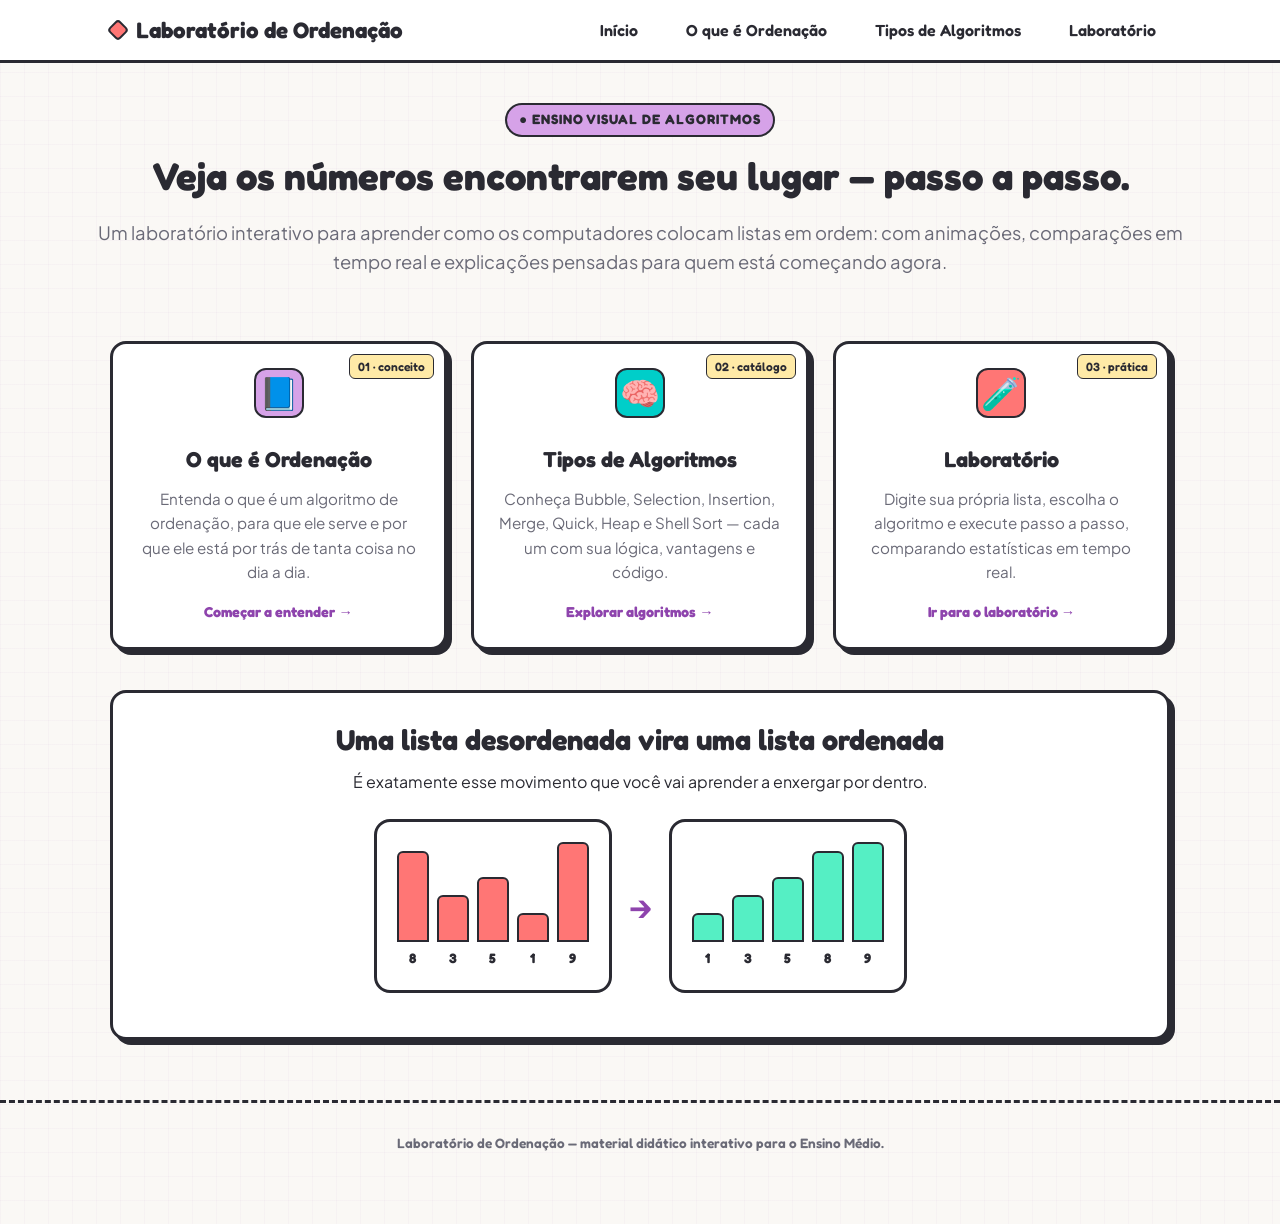
<file: index.html>
<!DOCTYPE html>
<html lang="pt-BR">
<head>
<meta charset="UTF-8">
<meta name="viewport" content="width=device-width, initial-scale=1.0">
<title>Laboratório de Ordenação</title>
<link rel="stylesheet" href="css/style.css">
</head>
<body>

<header class="site-header">
  <nav class="nav">
    <a href="index.html" class="brand"><span class="brand-mark"></span>Laboratório de Ordenação</a>
    <ul class="nav-links">
      <li><a href="index.html">Início</a></li>
      <li><a href="sobre.html">O que é Ordenação</a></li>
      <li><a href="algoritmos.html">Tipos de Algoritmos</a></li>
      <li><a href="laboratorio.html">Laboratório</a></li>
    </ul>
    <button class="nav-toggle" aria-label="Abrir menu">☰</button>
  </nav>
</header>

<main>
  <section class="hero container">
    <span class="eyebrow">● ensino visual de algoritmos</span>
    <h1>Veja os números encontrarem seu lugar — passo a passo.</h1>
    <p class="lead">Um laboratório interativo para aprender como os computadores colocam listas em ordem: com animações, comparações em tempo real e explicações pensadas para quem está começando agora.</p>
  </section>

  <section class="container">
    <div class="card-grid">
      <a href="sobre.html" class="choice-card" data-tag="01 · conceito">
        <div class="icon-tile tile-1">📘</div>
        <h3>O que é Ordenação</h3>
        <p>Entenda o que é um algoritmo de ordenação, para que ele serve e por que ele está por trás de tanta coisa no dia a dia.</p>
        <span class="go">Começar a entender →</span>
      </a>
      <a href="algoritmos.html" class="choice-card" data-tag="02 · catálogo">
        <div class="icon-tile tile-2">🧠</div>
        <h3>Tipos de Algoritmos</h3>
        <p>Conheça Bubble, Selection, Insertion, Merge, Quick, Heap e Shell Sort — cada um com sua lógica, vantagens e código.</p>
        <span class="go">Explorar algoritmos →</span>
      </a>
      <a href="laboratorio.html" class="choice-card" data-tag="03 · prática">
        <div class="icon-tile tile-3">🧪</div>
        <h3>Laboratório</h3>
        <p>Digite sua própria lista, escolha o algoritmo e execute passo a passo, comparando estatísticas em tempo real.</p>
        <span class="go">Ir para o laboratório →</span>
      </a>
    </div>
  </section>

  <section class="container section">
    <div class="panel">
      <h2 style="margin-bottom:.2em">Uma lista desordenada vira uma lista ordenada</h2>
      <p style="margin-bottom:24px; text-align:center">É exatamente esse movimento que você vai aprender a enxergar por dentro.</p>
      <div class="compare-row">
        <div>
          <div class="list-illustration" id="home-before"></div>
        </div>
        <div class="arrow">→</div>
        <div>
          <div class="list-illustration sorted" id="home-after"></div>
        </div>
      </div>
    </div>
  </section>
</main>

<footer class="site-footer">Laboratório de Ordenação — material didático interativo para o Ensino Médio.</footer>

<script src="js/main.js"></script>
<script>
  const homeData = [8,3,5,1,9];
  const sortedData = [...homeData].sort((a,b)=>a-b);
  const maxV = Math.max(...homeData);
  function fillBars(id, arr, color){
    const el = document.getElementById(id);
    el.innerHTML = arr.map(v => `<div class="bar-wrap"><div class="bar" style="height:${20+ (v/maxV)*80}px; background:${color}"></div><div class="bar-label">${v}</div></div>`).join('');
  }
  fillBars('home-before', homeData, 'var(--bar-compare)');
  fillBars('home-after', sortedData, 'var(--bar-sorted)');
</script>
</body>
</html>
</file>
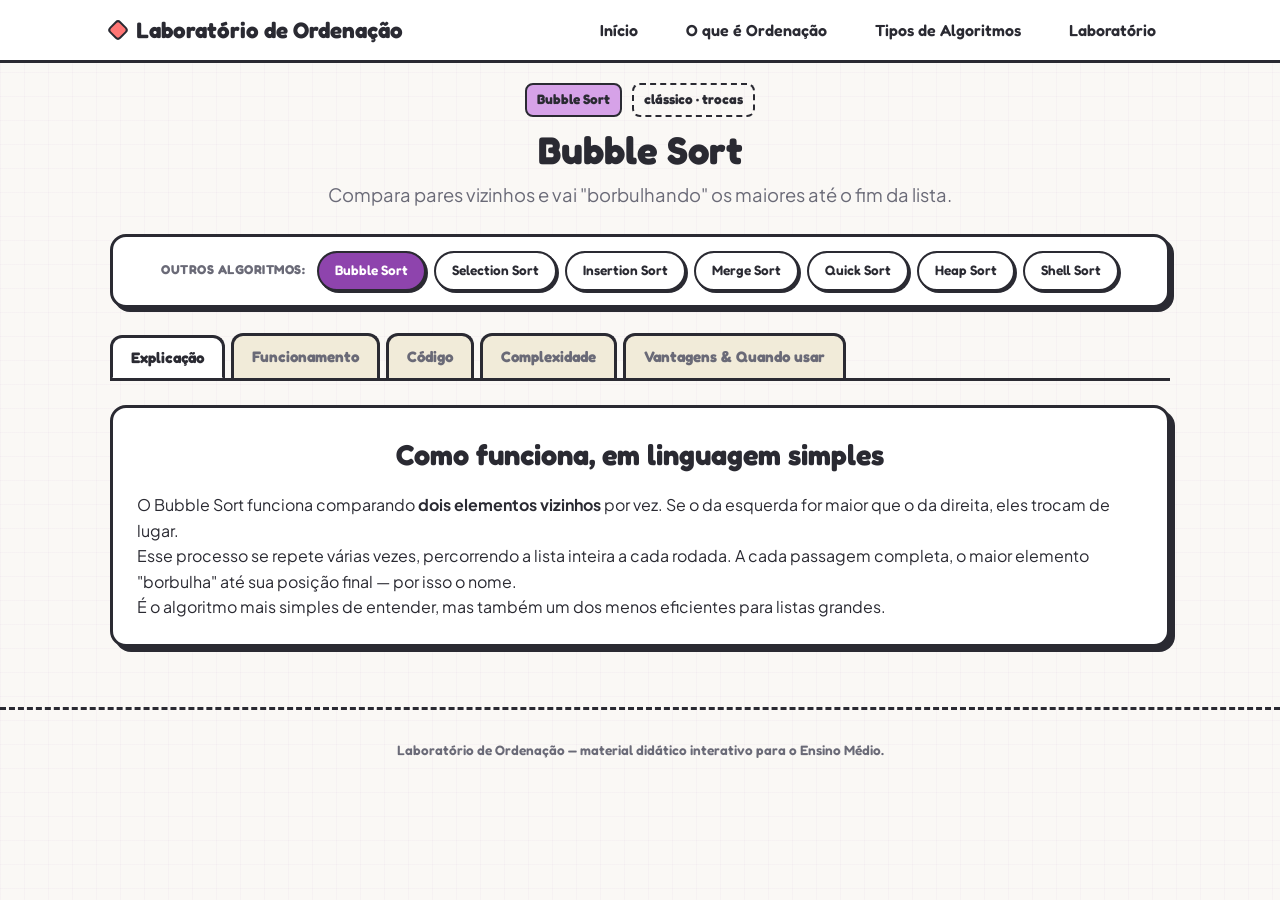
<file: algoritmo.html>
<!DOCTYPE html>
<html lang="pt-BR">
<head>
<meta charset="UTF-8">
<meta name="viewport" content="width=device-width, initial-scale=1.0">
<title>Algoritmo · Laboratório de Ordenação</title>
<link rel="stylesheet" href="css/style.css">
</head>
<body>

<header class="site-header">
  <nav class="nav">
    <a href="index.html" class="brand"><span class="brand-mark"></span>Laboratório de Ordenação</a>
    <ul class="nav-links">
      <li><a href="index.html">Início</a></li>
      <li><a href="sobre.html">O que é Ordenação</a></li>
      <li><a href="algoritmos.html">Tipos de Algoritmos</a></li>
      <li><a href="laboratorio.html">Laboratório</a></li>
    </ul>
    <button class="nav-toggle" aria-label="Abrir menu">☰</button>
  </nav>
</header>

<main class="container">
  <div class="algo-hero">
    <span class="badge" id="algo-badge">Bubble Sort</span>
    <span class="badge badge-outline" id="algo-tagline">clássico · trocas</span>
  </div>
  <h1 id="algo-title" style="margin-bottom:.2em">Bubble Sort</h1>
  <p class="lead" id="algo-short" style="max-width:680px"></p>

  <div class="algo-nav-jump" id="algo-jump"></div>

  <div class="tab-strip" id="tabs">
    <button data-tab="explicacao" class="active">Explicação</button>
    <button data-tab="funcionamento">Funcionamento</button>
    <button data-tab="codigo">Código</button>
    <button data-tab="complexidade">Complexidade</button>
    <button data-tab="quando">Vantagens &amp; Quando usar</button>
  </div>

  <section class="tab-pane active" id="pane-explicacao">
    <div class="panel" id="explicacao-body"></div>
  </section>

  <section class="tab-pane" id="pane-funcionamento">
    <div class="panel">
      <p>Veja abaixo, passo a passo, como o algoritmo reorganiza uma lista de exemplo. Use os controles para avançar manualmente ou apertar "Reproduzir".</p>
      <div class="legend">
        <span><span class="dot" style="background:var(--bar-normal)"></span>elemento comum</span>
        <span><span class="dot" style="background:var(--bar-compare)"></span>comparando</span>
        <span><span class="dot" style="background:var(--bar-swap)"></span>trocando</span>
        <span><span class="dot" style="background:var(--bar-sorted)"></span>ordenado</span>
      </div>
      <div class="demo-stage" id="demo-stage"></div>
      <p class="demo-caption" id="demo-caption">Clique em "Reproduzir" para começar.</p>
      <div class="demo-controls">
        <button class="btn btn-ghost btn-sm" id="demo-prev">⏮ Passo anterior</button>
        <button class="btn btn-primary btn-sm" id="demo-play">▶ Reproduzir</button>
        <button class="btn btn-ghost btn-sm" id="demo-next">Próximo passo ⏭</button>
        <button class="btn btn-ghost btn-sm" id="demo-reset">↺ Reiniciar</button>
      </div>
      <div style="text-align:center; margin-top:14px">
        <a href="laboratorio.html" class="btn btn-primary btn-sm" id="demo-lab-link">Testar com minha própria lista no laboratório →</a>
      </div>
    </div>
  </section>

  <section class="tab-pane" id="pane-codigo">
    <div class="panel">
      <p>Clique em qualquer linha do código para ver sua explicação. As linhas destacadas em <strong>violeta</strong> acompanham automaticamente a animação da aba "Funcionamento" quando ela está em execução.</p>
      <div class="code-block">
        <div class="code-lines" id="code-lines"></div>
      </div>
      <div class="code-explain" id="code-explain">Selecione uma linha do código para ver a explicação aqui.</div>
    </div>
  </section>

  <section class="tab-pane" id="pane-complexidade">
    <div class="panel">
      <h2>Complexidade de tempo e espaço</h2>
      <p>A complexidade descreve, de forma aproximada, quanto tempo (ou memória) um algoritmo leva para rodar conforme a lista cresce. <strong>O(n²)</strong> significa, por exemplo, que dobrar o tamanho da lista tende a quadruplicar o tempo necessário. Já <strong>O(n log n)</strong> cresce bem mais devagar — por isso costuma ser considerado mais eficiente.</p>
      <div class="complexity-grid" id="complexity-grid"></div>
    </div>
  </section>

  <section class="tab-pane" id="pane-quando">
    <div class="panel">
      <div class="two-col">
        <div>
          <h2>Vantagens</h2>
          <ul class="pro-list" id="pros-list"></ul>
        </div>
        <div>
          <h2>Desvantagens</h2>
          <ul class="con-list" id="cons-list"></ul>
        </div>
      </div>
      <h2 style="margin-top:26px">Quando utilizar</h2>
      <p id="when-text"></p>
    </div>
  </section>
</main>

<footer class="site-footer">Laboratório de Ordenação — material didático interativo para o Ensino Médio.</footer>

<script src="js/main.js"></script>
<script src="js/algorithms.js"></script>
<script src="js/algoritmo-page.js"></script>
</body>
</html>
</file>
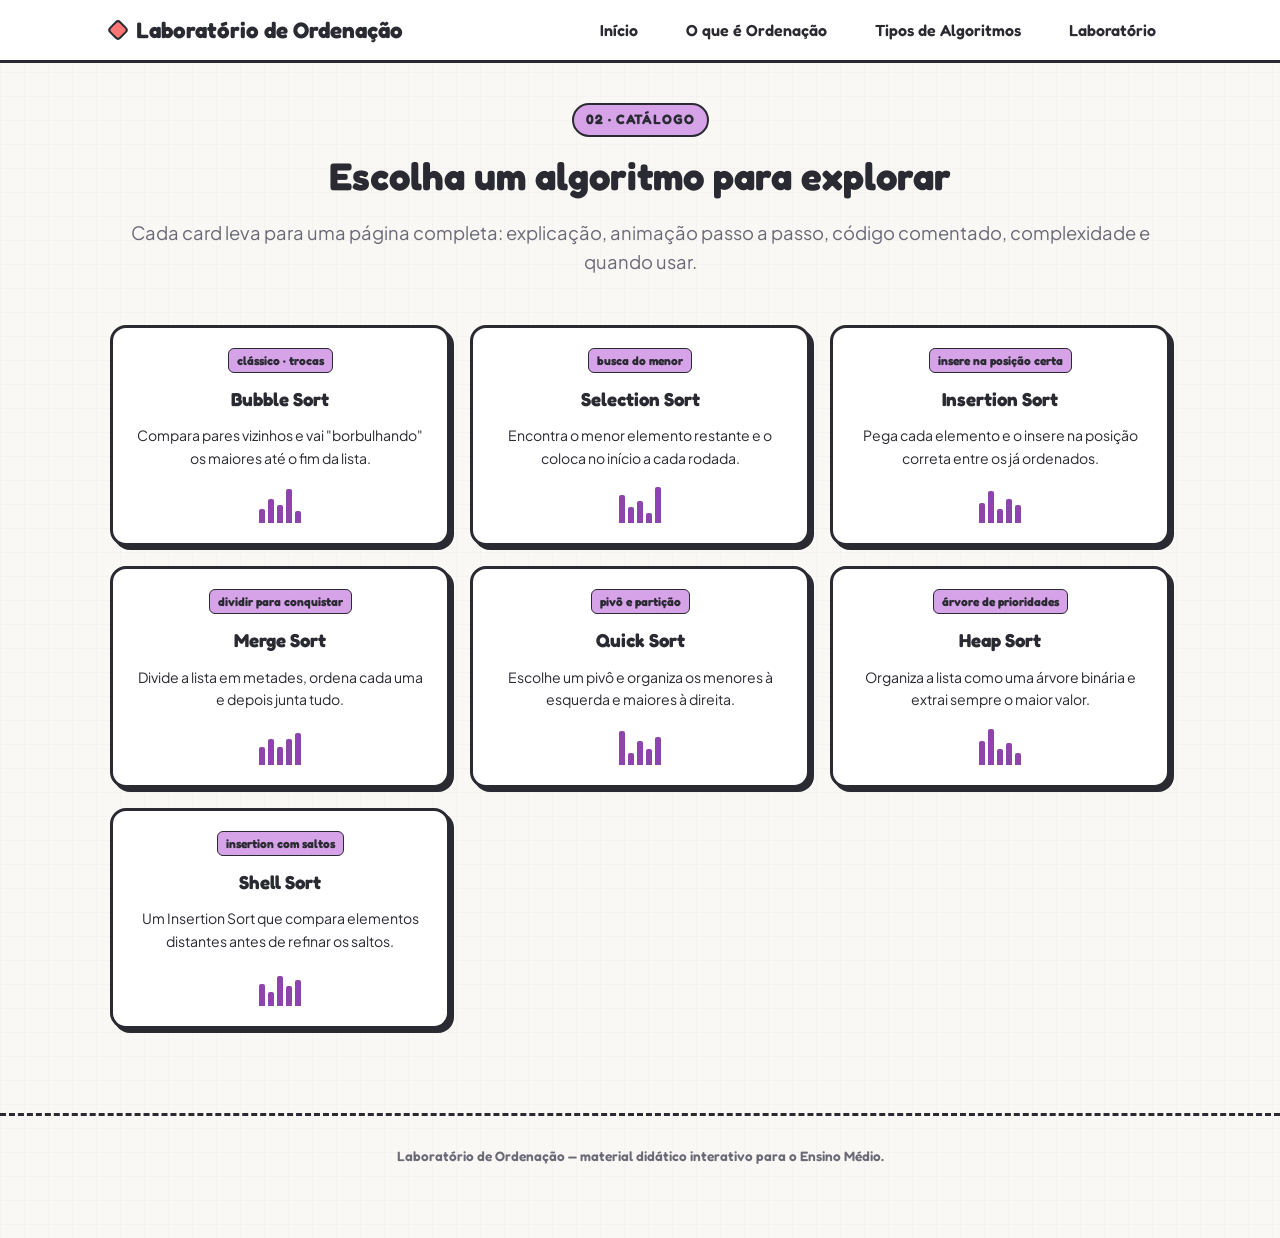
<file: algoritmos.html>
<!DOCTYPE html>
<html lang="pt-BR">
<head>
<meta charset="UTF-8">
<meta name="viewport" content="width=device-width, initial-scale=1.0">
<title>Tipos de Algoritmos · Laboratório de Ordenação</title>
<link rel="stylesheet" href="css/style.css">
</head>
<body>

<header class="site-header">
  <nav class="nav">
    <a href="index.html" class="brand"><span class="brand-mark"></span>Laboratório de Ordenação</a>
    <ul class="nav-links">
      <li><a href="index.html">Início</a></li>
      <li><a href="sobre.html">O que é Ordenação</a></li>
      <li><a href="algoritmos.html">Tipos de Algoritmos</a></li>
      <li><a href="laboratorio.html">Laboratório</a></li>
    </ul>
    <button class="nav-toggle" aria-label="Abrir menu">☰</button>
  </nav>
</header>

<main class="container">
  <section class="hero" style="padding-bottom:0">
    <span class="eyebrow">02 · catálogo</span>
    <h1>Escolha um algoritmo para explorar</h1>
    <p class="lead">Cada card leva para uma página completa: explicação, animação passo a passo, código comentado, complexidade e quando usar.</p>
  </section>

  <section class="algo-grid" id="algo-grid"></section>
</main>

<footer class="site-footer">Laboratório de Ordenação — material didático interativo para o Ensino Médio.</footer>

<script src="js/main.js"></script>
<script src="js/algorithms.js"></script>
<script>
  const grid = document.getElementById('algo-grid');
  grid.innerHTML = Object.values(ALGO_META).map(a => `
    <a class="algo-card" href="algoritmo.html?a=${a.id}">
      <span class="tag">${a.tagline}</span>
      <h3>${a.name}</h3>
      <p style="font-size:.88rem; margin:0">${a.short}</p>
      <div class="mini-bars">${a.mini.map(h=>`<span style="height:${h}%"></span>`).join('')}</div>
    </a>
  `).join('');
</script>
</body>
</html>
</file>
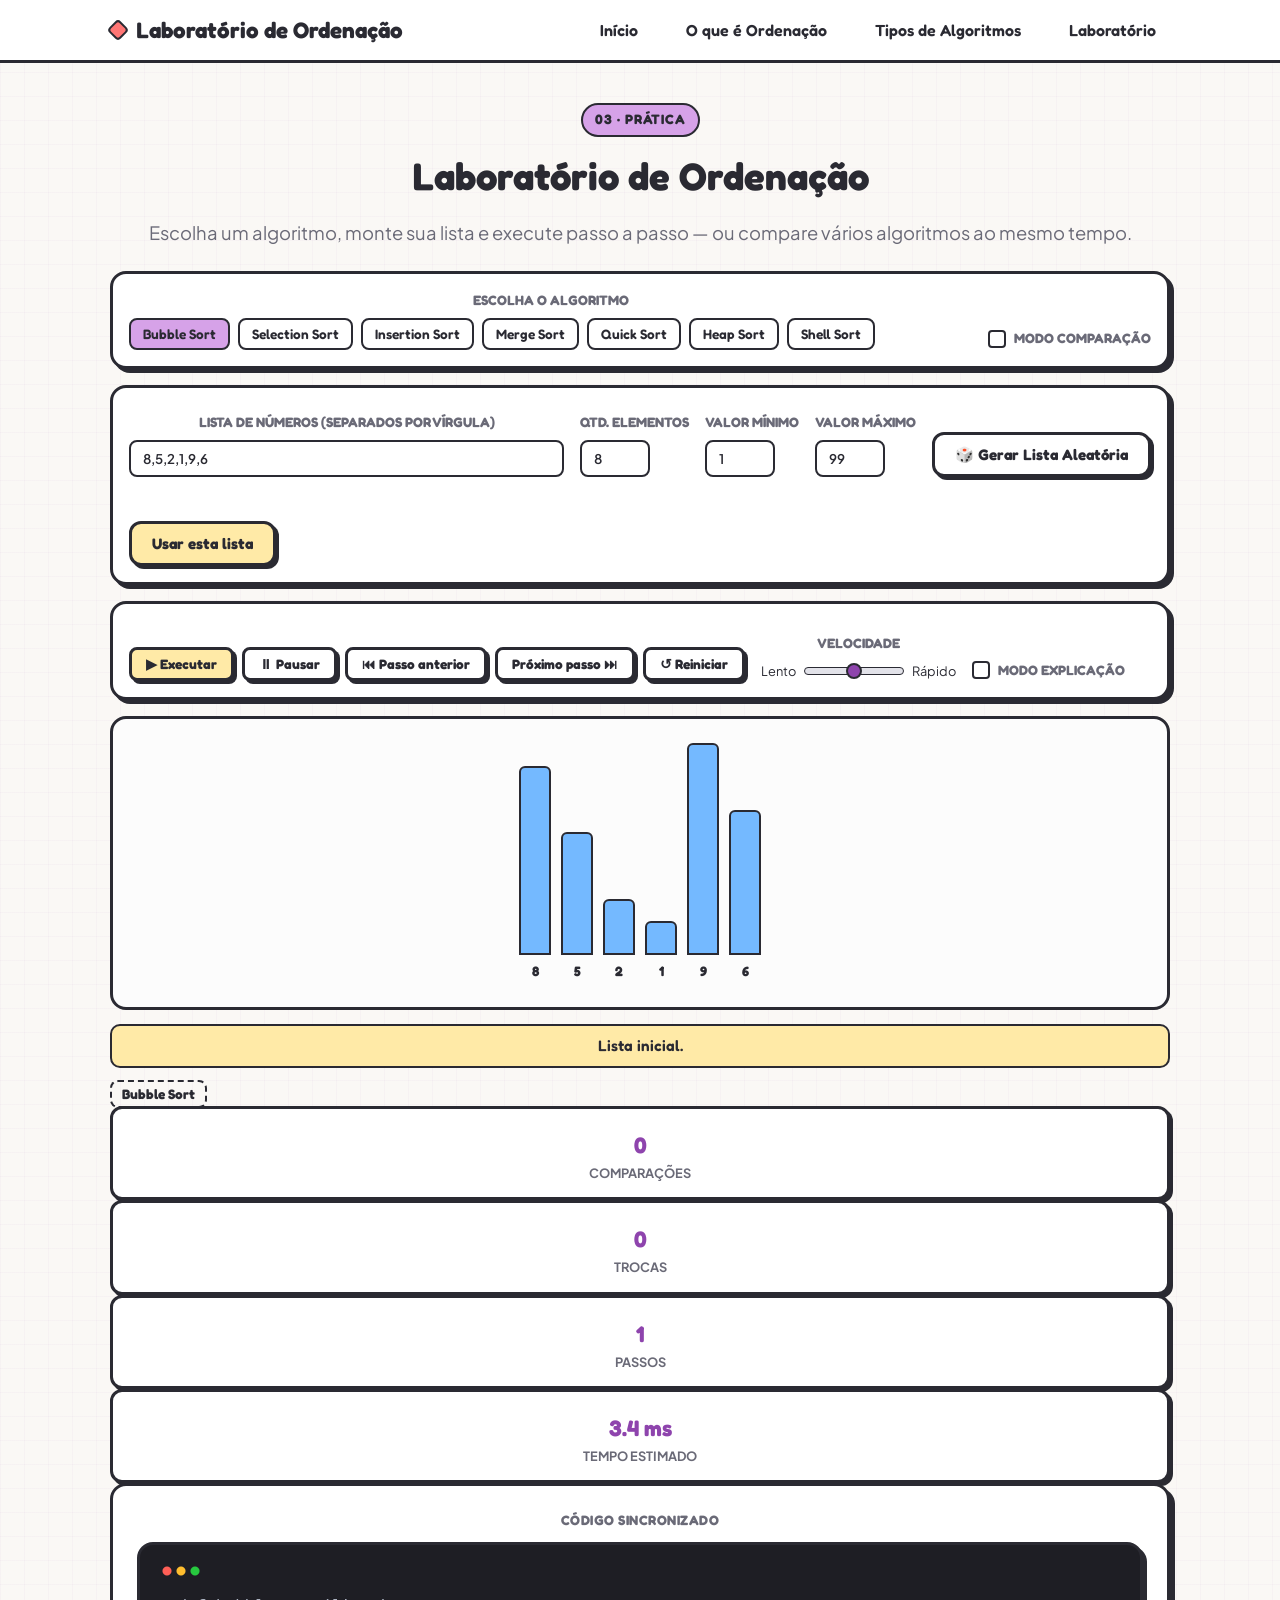
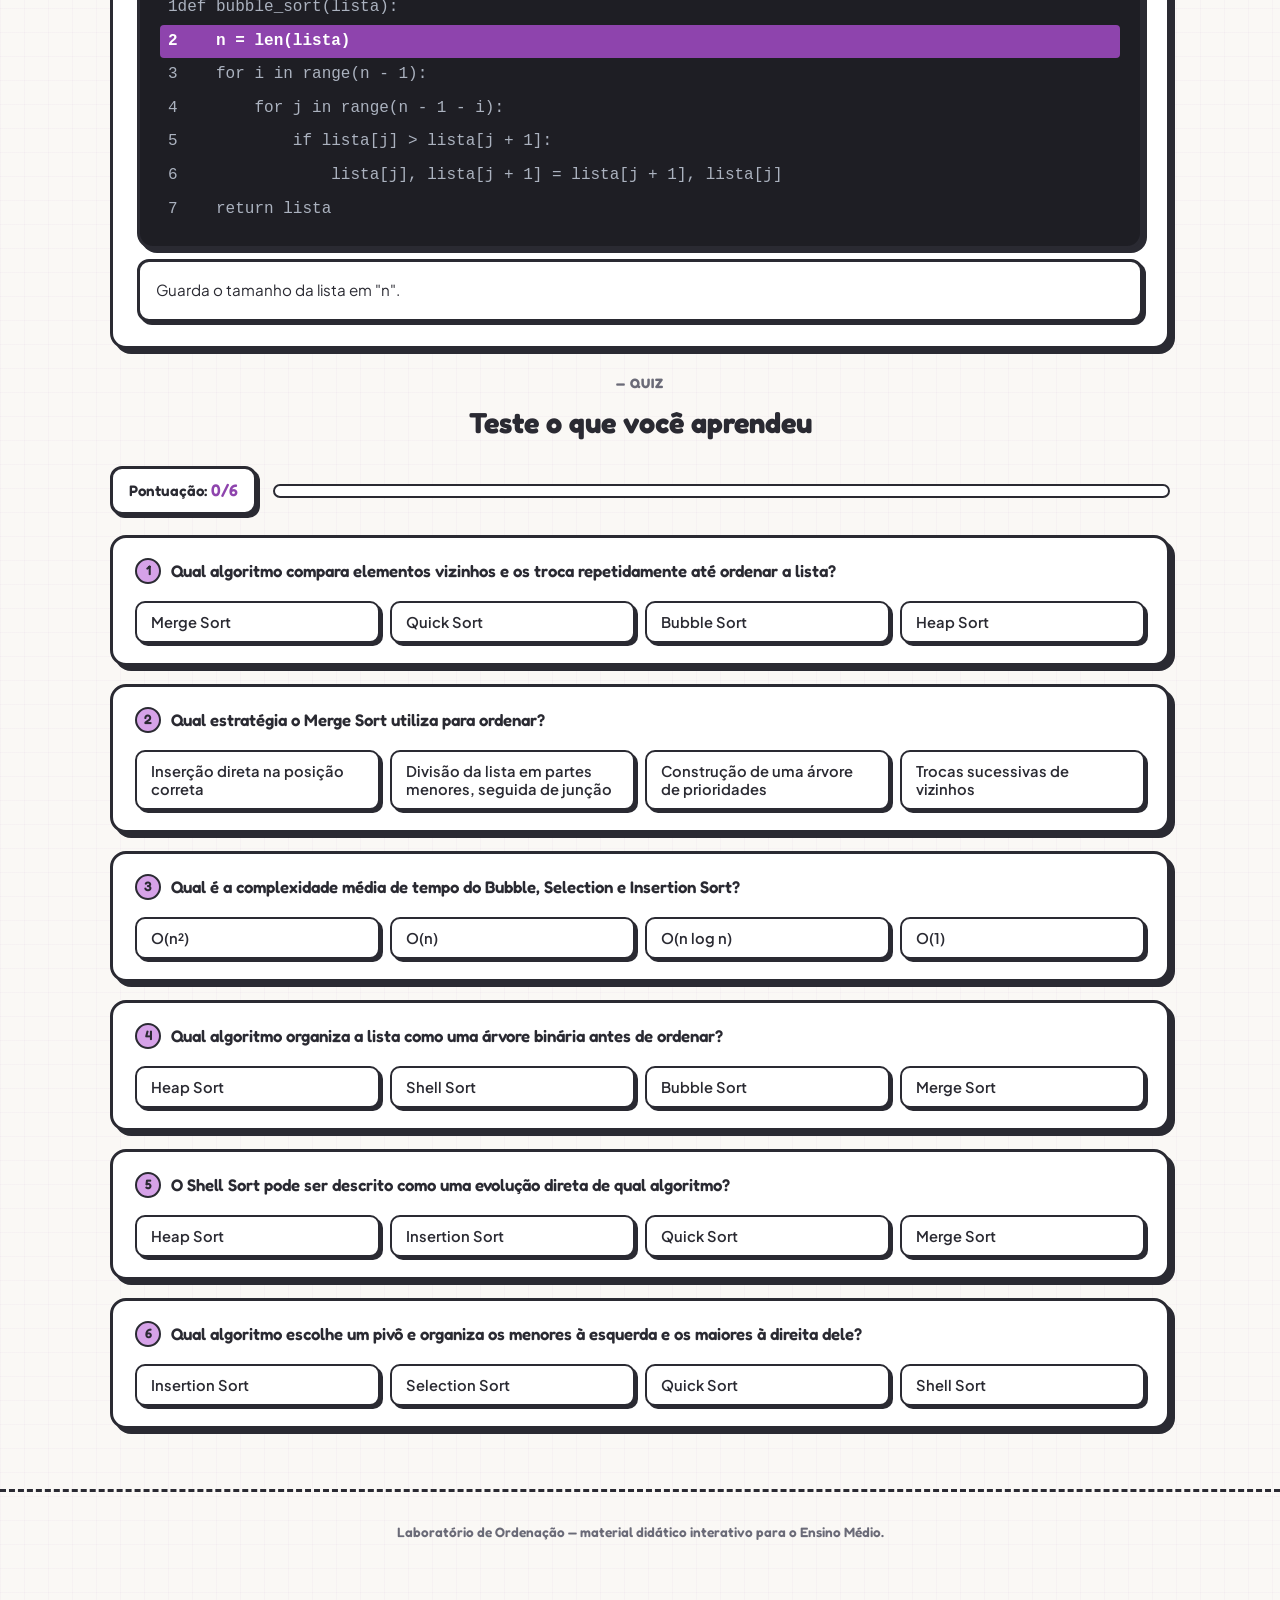
<file: laboratorio.html>
<!DOCTYPE html>
<html lang="pt-BR">
<head>
<meta charset="UTF-8">
<meta name="viewport" content="width=device-width, initial-scale=1.0">
<title>Laboratório · Laboratório de Ordenação</title>
<link rel="stylesheet" href="css/style.css">
</head>
<body>

<header class="site-header">
  <nav class="nav">
    <a href="index.html" class="brand"><span class="brand-mark"></span>Laboratório de Ordenação</a>
    <ul class="nav-links">
      <li><a href="index.html">Início</a></li>
      <li><a href="sobre.html">O que é Ordenação</a></li>
      <li><a href="algoritmos.html">Tipos de Algoritmos</a></li>
      <li><a href="laboratorio.html">Laboratório</a></li>
    </ul>
    <button class="nav-toggle" aria-label="Abrir menu">☰</button>
  </nav>
</header>

<main class="container">
  <section class="hero" style="padding-bottom:0">
    <span class="eyebrow">03 · prática</span>
    <h1>Laboratório de Ordenação</h1>
    <p class="lead">Escolha um algoritmo, monte sua lista e execute passo a passo — ou compare vários algoritmos ao mesmo tempo.</p>
  </section>

  <section class="section">
    <div class="lab-toolbar">
      <div class="field grow">
        <label>Escolha o algoritmo</label>
        <div class="algo-picker" id="algo-picker"></div>
      </div>

      <div class="field">
        <label class="checkbox-field">
          <input type="checkbox" id="compare-mode-toggle"> Modo Comparação
        </label>
      </div>
    </div>

    <div class="lab-toolbar">
      <div class="field grow">
        <label>Lista de números (separados por vírgula)</label>
        <input type="text" id="list-input" placeholder="8,5,2,1,9,6">
      </div>
      <div class="field">
        <label>Qtd. elementos</label>
        <input type="number" class="mini-num" id="rand-qty" value="8" min="3" max="30">
      </div>
      <div class="field">
        <label>Valor mínimo</label>
        <input type="number" class="mini-num" id="rand-min" value="1" min="0" max="998">
      </div>
      <div class="field">
        <label>Valor máximo</label>
        <input type="number" class="mini-num" id="rand-max" value="99" min="1" max="999">
      </div>
      <div class="field">
        <label>&nbsp;</label>
        <button class="btn btn-ghost" id="rand-btn">🎲 Gerar Lista Aleatória</button>
      </div>
      <div class="field">
        <label>&nbsp;</label>
        <button class="btn btn-primary" id="apply-list-btn">Usar esta lista</button>
      </div>
    </div>

    <div class="lab-toolbar">
      <div class="field">
        <label>&nbsp;</label>
        <div style="display:flex; gap:8px; flex-wrap:wrap">
          <button class="btn btn-primary btn-sm" id="play-btn">▶ Executar</button>
          <button class="btn btn-ghost btn-sm" id="pause-btn">⏸ Pausar</button>
          <button class="btn btn-ghost btn-sm" id="prev-btn">⏮ Passo anterior</button>
          <button class="btn btn-ghost btn-sm" id="next-btn">Próximo passo ⏭</button>
          <button class="btn btn-ghost btn-sm" id="reset-btn">↺ Reiniciar</button>
        </div>
      </div>
      <div class="field">
        <label>Velocidade</label>
        <div class="speed-slider">
          <span style="font-size:.8rem">Lento</span>
          <input type="range" id="speed-slider" min="1" max="3" value="2" step="1">
          <span style="font-size:.8rem">Rápido</span>
        </div>
      </div>
      <div class="field">
        <label class="checkbox-field">
          <input type="checkbox" id="explain-mode-toggle"> Modo Explicação
        </label>
      </div>
    </div>
  </section>

  <!-- ---------------- MODO INDIVIDUAL ---------------- -->
  <section class="section" id="single-mode">
    <div class="lab-main">
      <div class="viz-panel">
        <div class="viz-bars" id="viz-bars"></div>
        <div class="viz-message" id="viz-message">Monte uma lista e clique em "Executar" para começar.</div>
        <div class="viz-controls">
          <span class="badge badge-outline" id="viz-algo-name">Bubble Sort</span>
        </div>
      </div>

      <div class="side-stack">
        <div class="stat-grid">
          <div class="stat-box"><div class="val" id="stat-comparisons">0</div><div class="lbl">Comparações</div></div>
          <div class="stat-box"><div class="val" id="stat-swaps">0</div><div class="lbl">Trocas</div></div>
          <div class="stat-box"><div class="val" id="stat-steps">0</div><div class="lbl">Passos</div></div>
          <div class="stat-box"><div class="val" id="stat-time">0 ms</div><div class="lbl">Tempo estimado</div></div>
        </div>

        <div class="panel" id="explain-panel" style="display:none">
          <div class="explain-toggle">
            <strong class="panel-label" style="margin-bottom:0">Explicação em linguagem simples</strong>
          </div>
          <div class="explain-box" id="explain-box">Ative o Modo Explicação e execute um passo para ver a explicação aqui.</div>
        </div>

        <div class="panel">
          <strong class="panel-label" style="margin-bottom:0">Código sincronizado</strong>
          <div class="code-block" style="margin-top:10px">
            <div class="code-lines" id="lab-code-lines"></div>
          </div>
          <div class="code-explain" id="lab-code-explain" style="margin-top:10px">A linha em execução aparece destacada automaticamente.</div>
        </div>

        <div class="panel" id="complexity-final" style="display:none">
          <strong class="panel-label" style="margin-bottom:0">Complexidade teórica deste algoritmo</strong>
          <div class="complexity-grid" id="final-complexity-grid" style="margin-top:10px"></div>
        </div>
      </div>
    </div>
  </section>

  <!-- ---------------- MODO COMPARAÇÃO ---------------- -->
  <section class="section" id="compare-mode-section" style="display:none">
    <div class="panel" style="margin-bottom:16px">
      <label class="panel-label" style="margin-bottom:0">Selecione os algoritmos a comparar</label>
      <div class="algo-picker" id="compare-picker" style="margin-top:10px"></div>
    </div>
    <div class="compare-grid" id="compare-grid"></div>
    <div class="panel" id="compare-results" style="display:none">
      <h3 style="margin-bottom:14px">Resultado da comparação</h3>
      <table class="compare-table" id="compare-table">
        <thead><tr><th>Algoritmo</th><th>Comparações</th><th>Trocas</th><th>Passos</th><th>Tempo estimado</th></tr></thead>
        <tbody id="compare-table-body"></tbody>
      </table>
    </div>
  </section>

  <section class="section">
    <div class="section-title"><span class="num">— quiz</span><h2 style="margin:0">Teste o que você aprendeu</h2></div>
    <div id="quiz-container"></div>
  </section>
</main>

<footer class="site-footer">Laboratório de Ordenação — material didático interativo para o Ensino Médio.</footer>

<script src="js/main.js"></script>
<script src="js/algorithms.js"></script>
<script src="js/lab.js"></script>
</body>
</html>
</file>
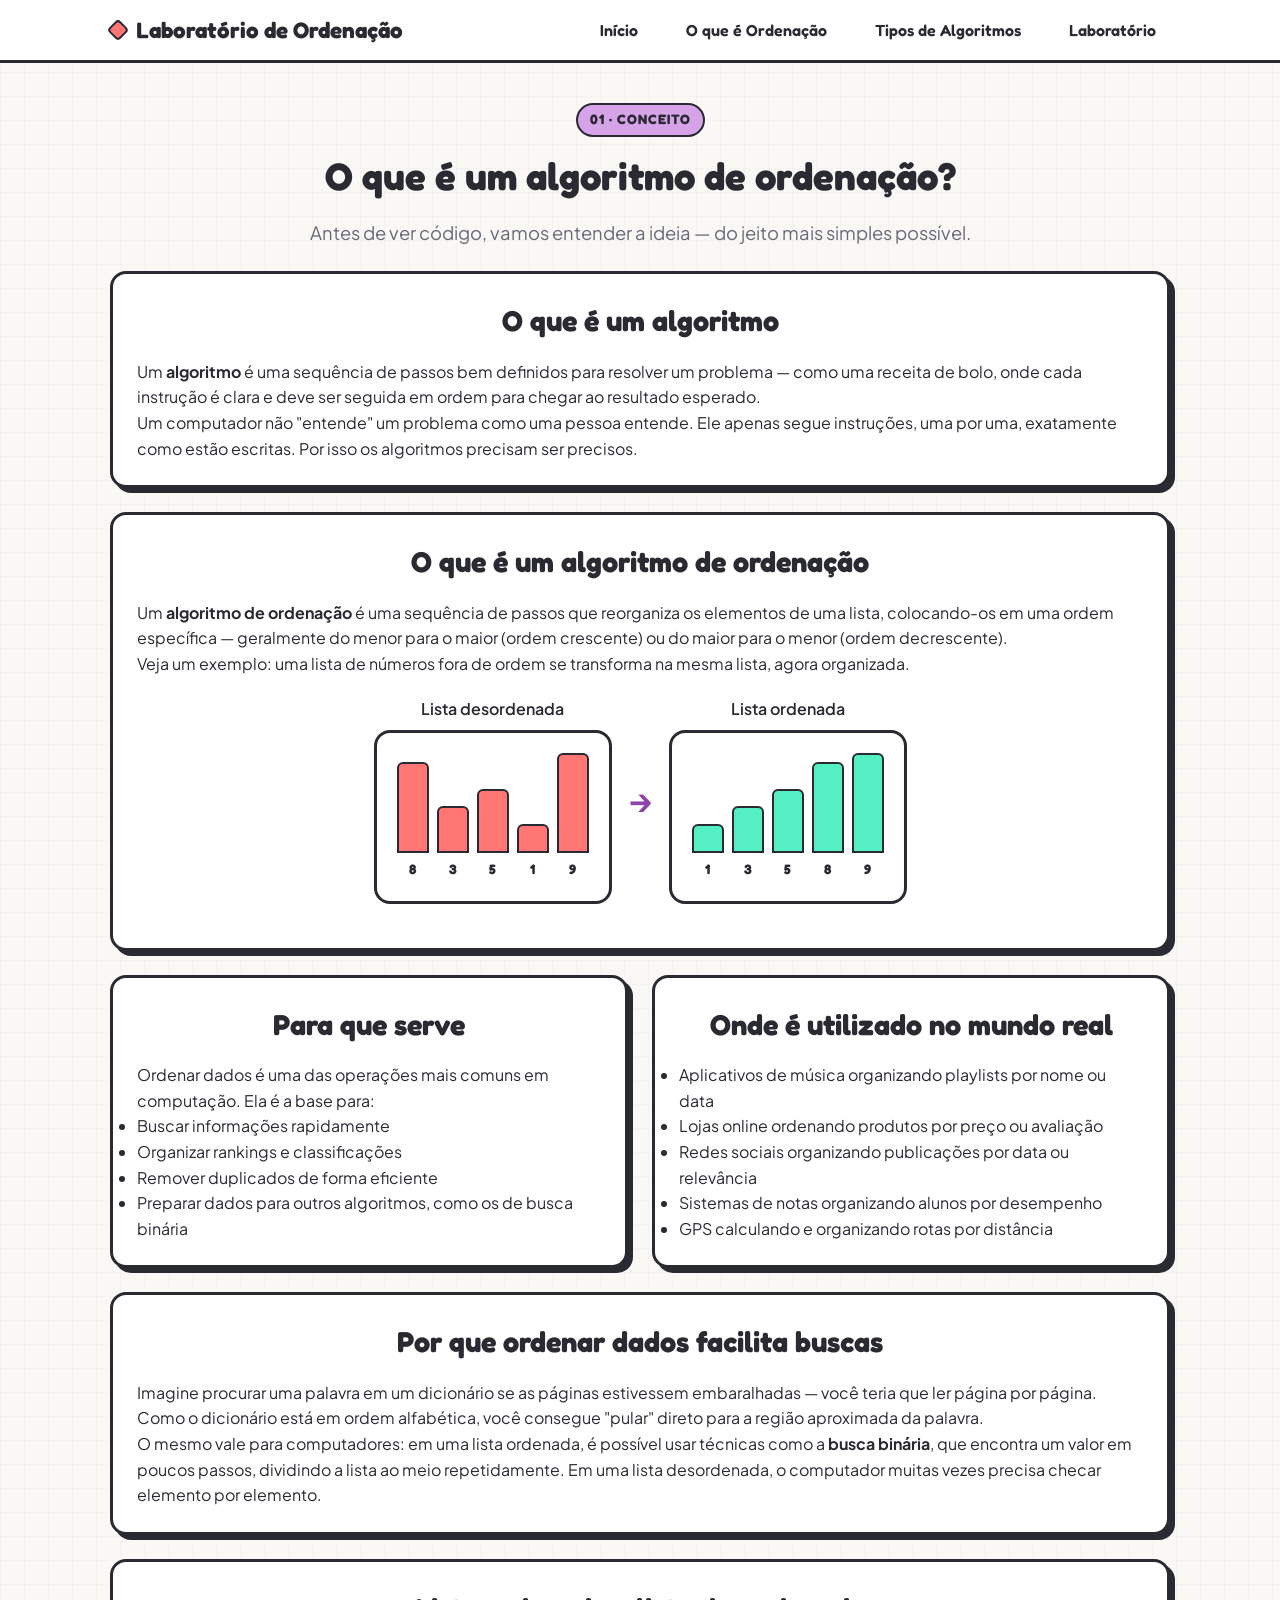
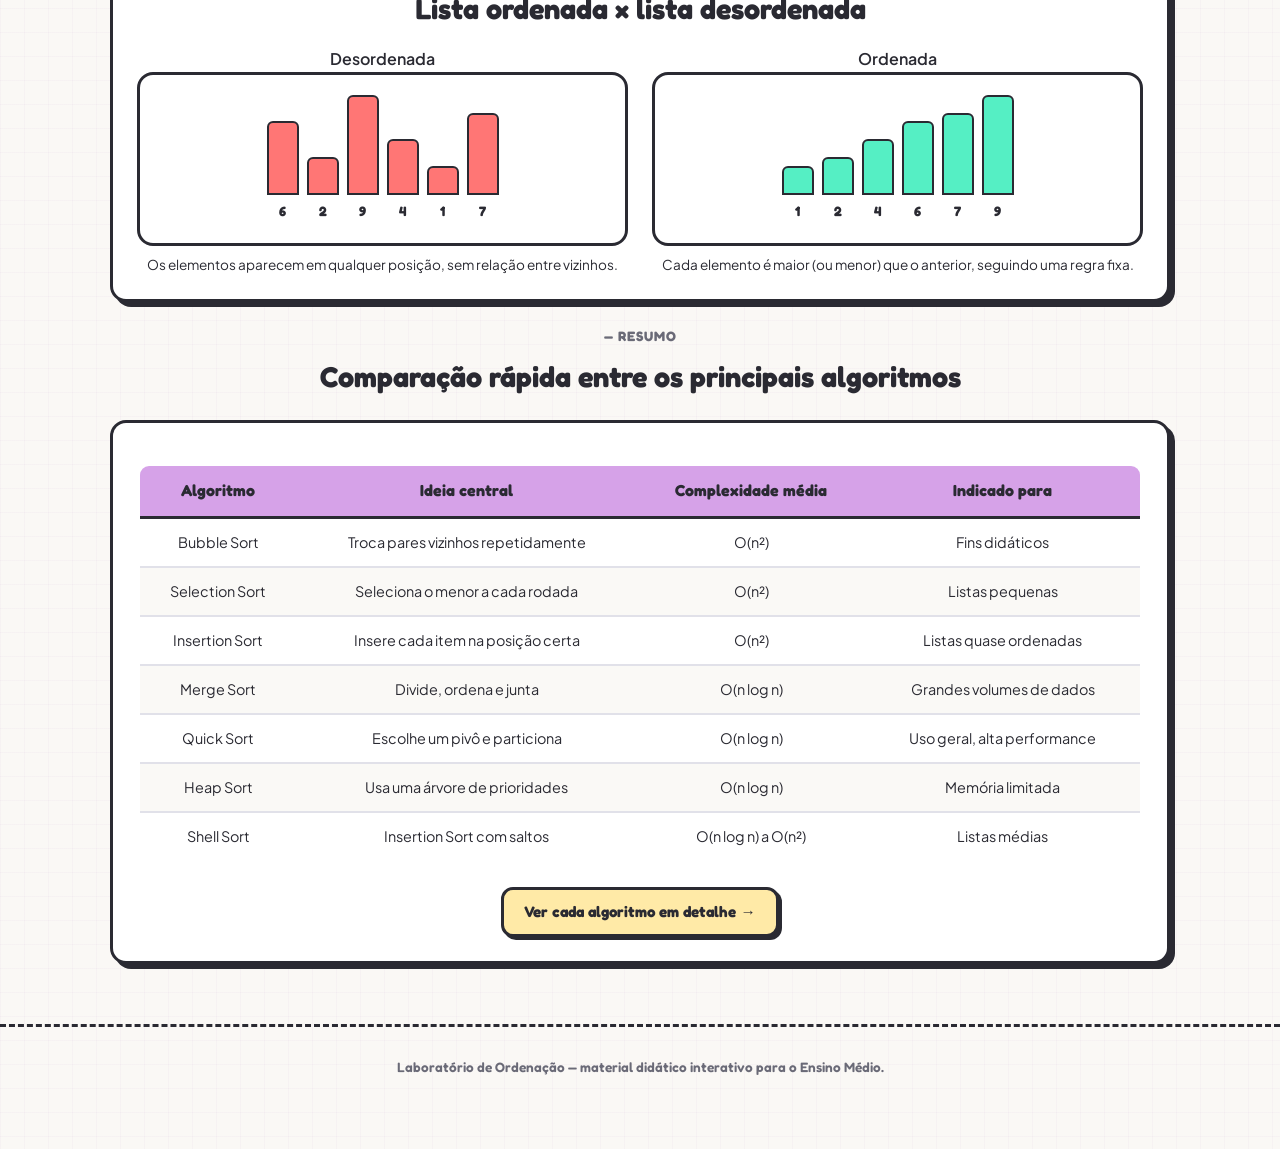
<file: sobre.html>
<!DOCTYPE html>
<html lang="pt-BR">
<head>
<meta charset="UTF-8">
<meta name="viewport" content="width=device-width, initial-scale=1.0">
<title>O que é Ordenação · Laboratório de Ordenação</title>
<link rel="stylesheet" href="css/style.css">
</head>
<body>

<header class="site-header">
  <nav class="nav">
    <a href="index.html" class="brand"><span class="brand-mark"></span>Laboratório de Ordenação</a>
    <ul class="nav-links">
      <li><a href="index.html">Início</a></li>
      <li><a href="sobre.html">O que é Ordenação</a></li>
      <li><a href="algoritmos.html">Tipos de Algoritmos</a></li>
      <li><a href="laboratorio.html">Laboratório</a></li>
    </ul>
    <button class="nav-toggle" aria-label="Abrir menu">☰</button>
  </nav>
</header>

<main class="container">
  <section class="hero" style="padding-bottom:0">
    <span class="eyebrow">01 · conceito</span>
    <h1>O que é um algoritmo de ordenação?</h1>
    <p class="lead">Antes de ver código, vamos entender a ideia — do jeito mais simples possível.</p>
  </section>

  <section class="section">
    <div class="panel">
      <h2>O que é um algoritmo</h2>
      <p>Um <strong>algoritmo</strong> é uma sequência de passos bem definidos para resolver um problema — como uma receita de bolo, onde cada instrução é clara e deve ser seguida em ordem para chegar ao resultado esperado.</p>
      <p>Um computador não "entende" um problema como uma pessoa entende. Ele apenas segue instruções, uma por uma, exatamente como estão escritas. Por isso os algoritmos precisam ser precisos.</p>
    </div>
  </section>

  <section class="section">
    <div class="panel">
      <h2>O que é um algoritmo de ordenação</h2>
      <p>Um <strong>algoritmo de ordenação</strong> é uma sequência de passos que reorganiza os elementos de uma lista, colocando-os em uma ordem específica — geralmente do menor para o maior (ordem crescente) ou do maior para o menor (ordem decrescente).</p>
      <p>Veja um exemplo: uma lista de números fora de ordem se transforma na mesma lista, agora organizada.</p>

      <div class="compare-row">
        <div>
          <p style="text-align:center; font-weight:600; margin-bottom:8px">Lista desordenada</p>
          <div class="list-illustration" id="ex-before"></div>
        </div>
        <div class="arrow">→</div>
        <div>
          <p style="text-align:center; font-weight:600; margin-bottom:8px">Lista ordenada</p>
          <div class="list-illustration sorted" id="ex-after"></div>
        </div>
      </div>
    </div>
  </section>

  <section class="section">
    <div class="two-col">
      <div class="panel">
        <h2>Para que serve</h2>
        <p>Ordenar dados é uma das operações mais comuns em computação. Ela é a base para:</p>
        <ul>
          <li>Buscar informações rapidamente</li>
          <li>Organizar rankings e classificações</li>
          <li>Remover duplicados de forma eficiente</li>
          <li>Preparar dados para outros algoritmos, como os de busca binária</li>
        </ul>
      </div>
      <div class="panel">
        <h2>Onde é utilizado no mundo real</h2>
        <ul>
          <li>Aplicativos de música organizando playlists por nome ou data</li>
          <li>Lojas online ordenando produtos por preço ou avaliação</li>
          <li>Redes sociais organizando publicações por data ou relevância</li>
          <li>Sistemas de notas organizando alunos por desempenho</li>
          <li>GPS calculando e organizando rotas por distância</li>
        </ul>
      </div>
    </div>
  </section>

  <section class="section">
    <div class="panel">
      <h2>Por que ordenar dados facilita buscas</h2>
      <p>Imagine procurar uma palavra em um dicionário se as páginas estivessem embaralhadas — você teria que ler página por página. Como o dicionário está em ordem alfabética, você consegue "pular" direto para a região aproximada da palavra.</p>
      <p>O mesmo vale para computadores: em uma lista ordenada, é possível usar técnicas como a <strong>busca binária</strong>, que encontra um valor em poucos passos, dividindo a lista ao meio repetidamente. Em uma lista desordenada, o computador muitas vezes precisa checar elemento por elemento.</p>
    </div>
  </section>

  <section class="section">
    <div class="panel">
      <h2>Lista ordenada × lista desordenada</h2>
      <div class="two-col">
        <div>
          <p style="font-weight:600; text-align:center">Desordenada</p>
          <div class="list-illustration" id="diff-before"></div>
          <p style="font-size:.85rem; margin-top:8px; text-align:center">Os elementos aparecem em qualquer posição, sem relação entre vizinhos.</p>
        </div>
        <div>
          <p style="font-weight:600; text-align:center">Ordenada</p>
          <div class="list-illustration sorted" id="diff-after"></div>
          <p style="font-size:.85rem; margin-top:8px; text-align:center">Cada elemento é maior (ou menor) que o anterior, seguindo uma regra fixa.</p>
        </div>
      </div>
    </div>
  </section>

  <section class="section">
    <div class="section-title"><span class="num">— resumo</span><h2 style="margin:0">Comparação rápida entre os principais algoritmos</h2></div>
    <div class="panel">
      <table class="compare-table">
        <thead>
          <tr><th>Algoritmo</th><th>Ideia central</th><th>Complexidade média</th><th>Indicado para</th></tr>
        </thead>
        <tbody>
          <tr><td>Bubble Sort</td><td>Troca pares vizinhos repetidamente</td><td>O(n²)</td><td>Fins didáticos</td></tr>
          <tr><td>Selection Sort</td><td>Seleciona o menor a cada rodada</td><td>O(n²)</td><td>Listas pequenas</td></tr>
          <tr><td>Insertion Sort</td><td>Insere cada item na posição certa</td><td>O(n²)</td><td>Listas quase ordenadas</td></tr>
          <tr><td>Merge Sort</td><td>Divide, ordena e junta</td><td>O(n log n)</td><td>Grandes volumes de dados</td></tr>
          <tr><td>Quick Sort</td><td>Escolhe um pivô e particiona</td><td>O(n log n)</td><td>Uso geral, alta performance</td></tr>
          <tr><td>Heap Sort</td><td>Usa uma árvore de prioridades</td><td>O(n log n)</td><td>Memória limitada</td></tr>
          <tr><td>Shell Sort</td><td>Insertion Sort com saltos</td><td>O(n log n) a O(n²)</td><td>Listas médias</td></tr>
        </tbody>
      </table>
      <div style="text-align:center; margin-top:24px">
        <a href="algoritmos.html" class="btn btn-primary">Ver cada algoritmo em detalhe →</a>
      </div>
    </div>
  </section>
</main>

<footer class="site-footer">Laboratório de Ordenação — material didático interativo para o Ensino Médio.</footer>

<script src="js/main.js"></script>
<script>
  function fillBars(id, arr, color){
    const max = Math.max(...arr);
    document.getElementById(id).innerHTML = arr.map(v =>
      `<div class="bar-wrap"><div class="bar" style="height:${20+(v/max)*80}px; background:${color}"></div><div class="bar-label">${v}</div></div>`).join('');
  }
  fillBars('ex-before', [8,3,5,1,9], 'var(--bar-compare)');
  fillBars('ex-after', [1,3,5,8,9], 'var(--bar-sorted)');
  fillBars('diff-before', [6,2,9,4,1,7], 'var(--bar-compare)');
  fillBars('diff-after', [1,2,4,6,7,9], 'var(--bar-sorted)');
</script>
</body>
</html>
</file>
<file: css/style.css>
/* ==========================================================================
   1. IMPORTAÇÕES E CONFIGURAÇÃO DA PALETA (ESTILO ANIME/COZY)
   ========================================================================== */
@import url('https://fonts.googleapis.com/css2?family=Fredoka:wght@300..700&family=Plus+Jakarta+Sans:wght@400;500;600;700&display=swap');

:root {
  /* Cores de Fundo e Texto */
  --bg-main: #faf8f5;        /* Tom de papel antigo/creme bem suave */
  --bg-panel: #ffffff;      /* Branco puro para destacar os cartões */
  --border-color: #2a2a32;  /* Linha de contorno tipo nanquim (quase preto) */
  --text-main: #2a2a32;     /* Texto de leitura principal */
  --text-muted: #6a6a77;    /* Texto secundário */

  /* Cores de Destaque da Paleta Anime (Pastel Vibrante) */
  --primary: #8e44ad;       /* Violeta mágico */
  --primary-light: #d6a2e8; /* Lilás suave */
  --secondary: #00cec9;     /* Azul ciano pop */
  --accent: #ff7675;        /* Rosa sakura */
  --warning: #ffeaa7;       /* Amarelo cítrico suave */

  /* Variáveis estritamente exigidas pelo JavaScript do visualizador */
  --bar-normal: #74b9ff;    /* Azul céu calmo */
  --bar-compare: #ff7675;   /* Rosa sakura para comparação ativa */
  --bar-swap: #ffeaa7;      /* Amarelo cítrico para trocas */
  --bar-sorted: #55efc4;    /* Verde matcha para itens ordenados */
}

/* Reset e Base */
* {
  box-sizing: border-box;
  margin: 0;
  padding: 0;
}

body {
  font-family: 'Plus Jakarta Sans', sans-serif;
  background-color: var(--bg-main);
  /* Textura sutil de caderno de desenho / malha de retícula */
  background-image:
          linear-gradient(rgba(142, 68, 173, 0.03) 1px, transparent 1px),
          linear-gradient(90deg, rgba(142, 68, 173, 0.03) 1px, transparent 1px);
  background-size: 24px 24px;
  color: var(--text-main);
  line-height: 1.6;
  padding-bottom: 40px;
}

/* ==========================================================================
   2. CABEÇALHO E NAVEGAÇÃO (ESTILO TAB)
   ========================================================================== */
.site-header {
  background: var(--bg-panel);
  border-bottom: 3px solid var(--border-color);
  position: sticky;
  top: 0;
  z-index: 100;
  padding: 12px 0;
}

.nav {
  max-width: 1100px;
  margin: 0 auto;
  padding: 0 20px;
  display: flex;
  justify-content: space-between;
  align-items: center;
}

.brand {
  font-family: 'Fredoka', sans-serif;
  font-weight: 700;
  font-size: 1.4rem;
  color: var(--text-main);
  text-decoration: none;
  display: flex;
  align-items: center;
  gap: 10px;
}

.brand-mark {
  width: 16px;
  height: 16px;
  background: var(--accent);
  border: 2px solid var(--border-color);
  border-radius: 4px;
  display: inline-block;
  transform: rotate(45deg);
}

.nav-links {
  display: flex;
  list-style: none;
  gap: 20px;
}

.nav-links a {
  font-family: 'Fredoka', sans-serif;
  font-weight: 600;
  color: var(--text-main);
  text-decoration: none;
  padding: 6px 12px;
  border-radius: 8px;
  transition: all 0.2s ease;
  border: 2px solid transparent;
}

.nav-links a:hover {
  background: var(--warning);
  border-color: var(--border-color);
  transform: translateY(-2px);
}

.nav-toggle {
  display: none;
  background: none;
  border: none;
  font-size: 1.8rem;
  cursor: pointer;
  color: var(--text-main);
}

/* ==========================================================================
   3. ELEMENTOS DE LAYOUT E TIPOGRAFIA
   ========================================================================== */
.container {
  max-width: 1100px;
  margin: 0 auto;
  padding: 0 20px;
}

.hero {
  padding: 40px 0;
  text-align: center;
}

h1, h2, h3, h4 {
  font-family: 'Fredoka', sans-serif;
  font-weight: 700;
  color: var(--text-main);
  margin-bottom: 0.5em;
  text-align: center;
}

h1 { font-size: 2.4rem; line-height: 1.2; }
h2 { font-size: 1.8rem; }

.eyebrow {
  display: inline-block;
  font-family: 'Fredoka', sans-serif;
  font-weight: 700;
  font-size: 0.85rem;
  text-transform: uppercase;
  letter-spacing: 1px;
  background: var(--primary-light);
  color: var(--text-main);
  padding: 4px 12px;
  border: 2px solid var(--border-color);
  border-radius: 20px;
  margin-bottom: 16px;
}

.lead {
  font-size: 1.15rem;
  color: var(--text-muted);
  margin-bottom: 24px;
  text-align: center;
  margin-left: auto;
  margin-right: auto;
}

/* Painel Geral estilo Quadrinho (Neobrutalism) */
.panel {
  background: var(--bg-panel);
  border: 3px solid var(--border-color);
  border-radius: 16px;
  padding: 24px;
  margin-bottom: 24px;
  box-shadow: 5px 5px 0px var(--border-color);
}

/* Painéis e seções que aparecem/desaparecem dinamicamente no laboratório
   (explicação, complexidade final, modo comparação, resultado da comparação) */
#explain-panel,
#complexity-final,
#compare-results,
#single-mode,
#compare-mode-section {
  animation: fadeSlideIn 0.3s cubic-bezier(0.25, 0.8, 0.25, 1);
}

/* Grid de Duas Colunas */
.two-col {
  display: grid;
  grid-template-columns: repeat(auto-fit, minmax(300px, 1fr));
  gap: 24px;
}

/* Título de seção com marcador (ex.: "— quiz", "— resumo") */
.section-title {
  display: flex;
  flex-direction: column;
  align-items: center;
  text-align: center;
  gap: 6px;
  margin-bottom: 20px;
}

.section-title .num {
  font-family: 'Fredoka', sans-serif;
  font-weight: 700;
  font-size: 0.85rem;
  text-transform: uppercase;
  letter-spacing: 1px;
  color: var(--text-muted);
}

/* Rótulo curto e centralizado, usado acima de blocos de conteúdo */
.panel-label {
  display: block;
  font-family: 'Fredoka', sans-serif;
  font-weight: 700;
  font-size: 0.85rem;
  text-transform: uppercase;
  letter-spacing: 0.5px;
  color: var(--text-muted);
  text-align: center;
  margin-bottom: 10px;
}

/* ==========================================================================
   4. COMPONENTES: CARTÕES DE ESCOLHA (INDEX) E BOTÕES
   ========================================================================== */
.card-grid {
  display: grid;
  grid-template-columns: repeat(auto-fit, minmax(280px, 1fr));
  gap: 24px;
  margin-bottom: 40px;
}

.choice-card {
  background: var(--bg-panel);
  border: 3px solid var(--border-color);
  border-radius: 16px;
  padding: 24px;
  text-decoration: none;
  color: var(--text-main);
  display: flex;
  flex-direction: column;
  align-items: center;
  text-align: center;
  box-shadow: 5px 5px 0px var(--border-color);
  transition: all 0.2s cubic-bezier(0.175, 0.885, 0.32, 1.275);
  position: relative;
  overflow: hidden;
}

.choice-card:hover {
  transform: translate(-4px, -4px);
  box-shadow: 9px 9px 0px var(--border-color);
}

/* Pseudo-tag estilosa no canto superior do card */
.choice-card::before {
  content: attr(data-tag);
  position: absolute;
  top: 10px;
  right: 10px;
  font-family: 'Fredoka', sans-serif;
  font-size: 0.75rem;
  font-weight: 600;
  background: var(--warning);
  border: 1.5px solid var(--border-color);
  padding: 2px 8px;
  border-radius: 6px;
}

.icon-tile {
  font-size: 2rem;
  width: 50px;
  height: 50px;
  display: flex;
  align-items: center;
  justify-content: center;
  border: 2px solid var(--border-color);
  border-radius: 12px;
  margin-bottom: 16px;
}

.tile-1 { background-color: var(--primary-light); }
.tile-2 { background-color: var(--secondary); }
.tile-3 { background-color: var(--accent); }

.choice-card h3 {
  margin-top: 8px;
  font-size: 1.35rem;
}

.choice-card p {
  font-size: 0.95rem;
  color: var(--text-muted);
  flex-grow: 1;
  margin-bottom: 16px;
}

.go {
  font-family: 'Fredoka', sans-serif;
  font-weight: 700;
  font-size: 0.9rem;
  color: var(--primary);
}

/* Botões Estilo Jogo */
.btn {
  font-family: 'Fredoka', sans-serif;
  font-weight: 700;
  font-size: 0.95rem;
  padding: 10px 20px;
  border: 3px solid var(--border-color);
  border-radius: 12px;
  cursor: pointer;
  display: inline-block;
  text-decoration: none;
  box-shadow: 3px 3px 0px var(--border-color);
  transition: all 0.1s ease;
  outline: none;
}

.btn-primary {
  background-color: var(--warning);
  color: var(--text-main);
}

.btn-primary:hover {
  background-color: #ffd257;
}

.btn-ghost {
  background-color: var(--bg-panel);
  color: var(--text-main);
}

.btn-ghost:hover {
  background-color: var(--bg-main);
}

.btn-sm {
  padding: 6px 14px;
  font-size: 0.85rem;
  border-radius: 8px;
}

.btn:active {
  transform: translate(2px, 2px);
  box-shadow: 1px 1px 0px var(--border-color);
}

/* ==========================================================================
   5. ILUSTRAÇÕES DE LISTA E BARRAS DE ORDENAÇÃO
   ========================================================================== */
.compare-row {
  display: flex;
  align-items: center;
  justify-content: center;
  gap: 16px;
  flex-wrap: wrap;
  margin: 20px 0;
}

.arrow {
  font-size: 2rem;
  color: var(--primary);
  font-weight: bold;
}

.list-illustration {
  display: flex;
  align-items: flex-end;
  justify-content: center;
  gap: 8px;
  background: #fff;
  border: 3px solid var(--border-color);
  border-radius: 16px;
  padding: 20px;
  min-height: 150px;
}

/* Barra + número (número fica abaixo, nunca é tampado por barras baixas) */
.bar-wrap {
  display: flex;
  flex-direction: column;
  align-items: center;
  gap: 6px;
  animation: barPopIn 0.2s ease-out backwards;
}

@keyframes barPopIn {
  from {
    opacity: 0.4;
    transform: scaleY(0.85);
  }
  to {
    opacity: 1;
    transform: scaleY(1);
  }
}

.bar-wrap:nth-child(2) { animation-delay: 0.012s; }
.bar-wrap:nth-child(3) { animation-delay: 0.024s; }
.bar-wrap:nth-child(4) { animation-delay: 0.036s; }
.bar-wrap:nth-child(5) { animation-delay: 0.048s; }
.bar-wrap:nth-child(6) { animation-delay: 0.06s; }
.bar-wrap:nth-child(7) { animation-delay: 0.072s; }
.bar-wrap:nth-child(8) { animation-delay: 0.084s; }
.bar-wrap:nth-child(9) { animation-delay: 0.096s; }
.bar-wrap:nth-child(10) { animation-delay: 0.108s; }
.bar-wrap:nth-child(11) { animation-delay: 0.12s; }
.bar-wrap:nth-child(12) { animation-delay: 0.132s; }

.bar-label {
  font-family: 'Fredoka', sans-serif;
  font-weight: 700;
  color: var(--text-main);
  font-size: 0.85rem;
}

/* Barras Dinâmicas */
.bar {
  border: 2px solid var(--border-color);
  border-radius: 6px 6px 0 0;
  width: 32px;
  background-color: var(--bar-normal);
  transition: height 0.2s cubic-bezier(0.25, 0.8, 0.25, 1), background-color 0.2s ease;
}

.bar.compare {
  background-color: var(--bar-compare);
}

.bar.swap {
  background-color: var(--bar-swap);
}

.bar.sorted {
  background-color: var(--bar-sorted);
}

/* ==========================================================================
   6. PÁGINA DO ALGORITMO E ABAS (TABS)
   ========================================================================== */
.algo-hero {
  display: flex;
  justify-content: center;
  gap: 10px;
  margin-top: 20px;
  margin-bottom: 10px;
}

.badge {
  font-family: 'Fredoka', sans-serif;
  font-weight: 700;
  font-size: 0.85rem;
  padding: 4px 10px;
  border: 2px solid var(--border-color);
  border-radius: 8px;
  background: var(--primary-light);
  color: var(--text-main);
}

.badge-outline {
  background: transparent;
  border-style: dashed;
}

/* Abas estilo arquivo/fichário */
.tab-strip {
  display: flex;
  gap: 6px;
  border-bottom: 3px solid var(--border-color);
  margin: 24px 0;
  overflow-x: auto;
  padding-bottom: 1px;
}

.tab-strip button {
  font-family: 'Fredoka', sans-serif;
  font-weight: 700;
  font-size: 0.95rem;
  background: #f1ebd9;
  border: 3px solid var(--border-color);
  border-bottom: none;
  border-radius: 12px 12px 0 0;
  padding: 10px 18px;
  cursor: pointer;
  color: var(--text-muted);
  transition: all 0.15s ease;
  position: relative;
  top: 1px;
}

.tab-strip button:hover {
  background: var(--bg-panel);
  color: var(--text-main);
}

.tab-strip button.active {
  background: var(--bg-panel);
  color: var(--text-main);
  border-bottom: 3px solid var(--bg-panel);
  top: 3px;
  z-index: 2;
}

.tab-pane {
  display: none;
}

.tab-pane.active {
  display: block;
  animation: fadeSlideIn 0.32s cubic-bezier(0.25, 0.8, 0.25, 1);
}

@keyframes fadeSlideIn {
  from {
    opacity: 0;
    transform: translateY(10px);
  }
  to {
    opacity: 1;
    transform: translateY(0);
  }
}

/* Catálogo de Algoritmos (.algo-grid) */
.algo-grid {
  display: grid;
  grid-template-columns: repeat(auto-fill, minmax(280px, 1fr));
  gap: 20px;
  padding: 24px 0;
}

.algo-card {
  background: var(--bg-panel);
  border: 3px solid var(--border-color);
  border-radius: 16px;
  padding: 20px;
  text-decoration: none;
  color: var(--text-main);
  box-shadow: 4px 4px 0px var(--border-color);
  transition: all 0.15s ease;
  display: flex;
  flex-direction: column;
  align-items: center;
  text-align: center;
  justify-content: space-between;
  min-height: 200px;
}

.algo-card:hover {
  transform: scale(1.02);
  box-shadow: 6px 6px 0px var(--border-color);
}

.algo-card .tag {
  font-family: 'Fredoka', sans-serif;
  font-size: 0.75rem;
  font-weight: 700;
  background: var(--primary-light);
  border: 1.5px solid var(--border-color);
  padding: 2px 8px;
  border-radius: 6px;
  align-self: center;
  margin-bottom: 12px;
}

.mini-bars {
  display: flex;
  align-items: flex-end;
  gap: 3px;
  height: 40px;
  margin-top: 14px;
}

.mini-bars span {
  display: inline-block;
  width: 6px;
  background-color: var(--primary);
  border-radius: 2px 2px 0 0;
}

/* Navegação rápida entre algoritmos (chips) */
.algo-nav-jump {
  display: flex;
  align-items: center;
  flex-wrap: wrap;
  justify-content: center;
  gap: 8px;
  margin: 14px 0;
  background: var(--bg-panel);
  border: 3px solid var(--border-color);
  border-radius: 16px;
  padding: 14px;
  box-shadow: 4px 4px 0px var(--border-color);
}

.algo-nav-jump .jump-label {
  font-family: 'Fredoka', sans-serif;
  font-weight: 700;
  font-size: 0.8rem;
  text-transform: uppercase;
  letter-spacing: 0.5px;
  color: var(--text-muted);
  margin-right: 4px;
}

.algo-nav-jump a {
  font-family: 'Fredoka', sans-serif;
  font-weight: 600;
  font-size: 0.85rem;
  padding: 7px 16px;
  border: 2px solid var(--border-color);
  border-radius: 20px;
  background: #fff;
  color: var(--text-main);
  text-decoration: none;
  box-shadow: 2px 2px 0px var(--border-color);
  transition: all 0.15s ease;
}

.algo-nav-jump a:hover {
  background: var(--warning);
  transform: translate(-2px, -2px);
  box-shadow: 4px 4px 0px var(--border-color);
}

.algo-nav-jump a:active {
  transform: translate(1px, 1px);
  box-shadow: 1px 1px 0px var(--border-color);
}

.algo-nav-jump a.current {
  background: var(--primary);
  border-color: var(--border-color);
  color: #fff;
  cursor: default;
  pointer-events: none;
  box-shadow: 2px 2px 0px var(--border-color);
}

/* Legendas da simulação */
.legend {
  display: flex;
  flex-wrap: wrap;
  justify-content: center;
  gap: 16px;
  margin: 14px 0 20px 0;
  font-size: 0.85rem;
  font-weight: 600;
}

.legend span {
  display: flex;
  align-items: center;
  gap: 6px;
}

.dot {
  width: 12px;
  height: 12px;
  border-radius: 50%;
  border: 1.5px solid var(--border-color);
  display: inline-block;
}

/* Arena da Simulação */
.demo-stage, .viz-bars {
  min-height: 240px;
  background-color: #fcfcfc;
  border: 3px solid var(--border-color);
  border-radius: 16px;
  display: flex;
  align-items: flex-end;
  justify-content: center;
  gap: 10px;
  padding: 24px;
  margin-bottom: 14px;
  position: relative;
}

.demo-caption, .viz-message {
  font-family: 'Fredoka', sans-serif;
  font-weight: 600;
  text-align: center;
  background: var(--warning);
  border: 2px solid var(--border-color);
  border-radius: 10px;
  padding: 8px 16px;
  margin: 12px 0;
  font-size: 0.95rem;
}

.demo-controls {
  display: flex;
  justify-content: center;
  gap: 8px;
  flex-wrap: wrap;
}

/* ==========================================================================
   7. BLOCO DE CÓDIGO E LINHAS SINCRO
   ========================================================================== */
.code-block {
  background: #1e1e24; /* Fundo terminal escuro */
  border: 3px solid var(--border-color);
  border-radius: 16px;
  padding: 20px;
  color: #abb2bf;
  font-family: 'Courier New', Courier, monospace;
  overflow-x: auto;
  box-shadow: 4px 4px 0px var(--border-color);
  position: relative;
}

/* Janela estilizada com as três bolinhas do Mac/IDE */
.code-block::before {
  content: '';
  display: block;
  height: 12px;
  width: 50px;
  background: radial-gradient(circle, #ff5f56 4px, transparent 5px),
  radial-gradient(circle, #ffbd2e 4px, transparent 5px),
  radial-gradient(circle, #27c93f 4px, transparent 5px);
  background-size: 14px 14px;
  background-repeat: no-repeat;
  background-position: 0px center, 14px center, 28px center;
  margin-bottom: 14px;
}

.code-lines {
  display: flex;
  flex-direction: column;
}

/* Linhas do código interativas */
.code-line, .code-lines > div {
  padding: 4px 8px;
  border-radius: 4px;
  cursor: pointer;
  transition: all 0.1s ease;
  white-space: pre;
}

.code-line:hover, .code-lines > div:hover {
  background: rgba(255, 255, 255, 0.1);
}

/* Linha ativa que acompanha a simulação */
.code-line.active, .code-lines > div.active, .code-line.highlight {
  background-color: var(--primary) !important;
  color: #fff !important;
  font-weight: bold;
}

.code-explain {
  margin-top: 14px;
  background: var(--bg-panel);
  border: 3px solid var(--border-color);
  border-radius: 12px;
  padding: 16px;
  font-size: 0.95rem;
  box-shadow: 3px 3px 0px var(--border-color);
}

/* ==========================================================================
   8. COMPLEXIDADE E LISTAS DE PROS/CONS
   ========================================================================== */
.complexity-grid {
  display: grid;
  grid-template-columns: repeat(auto-fit, minmax(140px, 1fr));
  gap: 16px;
  margin-top: 14px;
}

.complexity-card, .stat-box {
  background: var(--bg-panel);
  border: 3px solid var(--border-color);
  border-radius: 12px;
  padding: 14px;
  text-align: center;
  box-shadow: 3px 3px 0px var(--border-color);
}

.complexity-card .lbl, .stat-box .lbl {
  font-size: 0.8rem;
  text-transform: uppercase;
  color: var(--text-muted);
  font-weight: 700;
}

.complexity-card .val, .stat-box .val {
  font-family: 'Fredoka', sans-serif;
  font-size: 1.4rem;
  font-weight: 700;
  color: var(--primary);
  margin-top: 4px;
}

.pro-list, .con-list {
  list-style: none;
}

.pro-list li, .con-list li {
  position: relative;
  padding-left: 28px;
  margin-bottom: 10px;
}

.pro-list li::before {
  content: '✓';
  position: absolute;
  left: 0;
  color: #2ecc71;
  font-weight: bold;
  font-size: 1.2rem;
}

.con-list li::before {
  content: '✗';
  position: absolute;
  left: 0;
  color: var(--accent);
  font-weight: bold;
  font-size: 1.2rem;
}

/* ==========================================================================
   9. PAINEL DO LABORATÓRIO (CONTROLES E ENTRADAS)
   ========================================================================== */
.lab-toolbar {
  background: var(--bg-panel);
  border: 3px solid var(--border-color);
  border-radius: 16px;
  padding: 16px;
  margin-bottom: 16px;
  display: flex;
  gap: 16px;
  align-items: flex-end;
  flex-wrap: wrap;
  box-shadow: 4px 4px 0px var(--border-color);
}

.field {
  display: flex;
  flex-direction: column;
  gap: 6px;
}

.field.grow {
  flex-grow: 1;
}

.field label {
  font-family: 'Fredoka', sans-serif;
  font-weight: 700;
  font-size: 0.85rem;
  text-transform: uppercase;
  color: var(--text-muted);
  text-align: center;
}

input[type="text"], input[type="number"], select {
  font-family: 'Plus Jakarta Sans', sans-serif;
  font-weight: 600;
  border: 2px solid var(--border-color);
  border-radius: 8px;
  padding: 8px 12px;
  background: #fff;
  color: var(--text-main);
  outline: none;
}

input[type="text"]:focus, input[type="number"]:focus, select:focus {
  border-color: var(--primary);
  background: #fdfcff;
}

.mini-num {
  width: 70px;
}

/* Caixa Seletora de Algoritmos (.algo-picker) */
.algo-picker {
  display: flex;
  gap: 8px;
  flex-wrap: wrap;
}

.algo-picker button, .algo-picker a {
  font-family: 'Fredoka', sans-serif;
  font-weight: 600;
  font-size: 0.85rem;
  padding: 6px 12px;
  border: 2px solid var(--border-color);
  border-radius: 8px;
  background: var(--bg-panel);
  cursor: pointer;
  text-decoration: none;
  color: var(--text-main);
}

.algo-picker button.active, .algo-picker a.active, .algo-picker button:hover {
  background-color: var(--primary-light);
}

/* Slider de Velocidade */
.speed-slider {
  display: flex;
  align-items: center;
  gap: 8px;
}

.speed-slider input[type="range"] {
  -webkit-appearance: none;
  width: 100px;
  height: 8px;
  border-radius: 4px;
  background: #e2e2e9;
  border: 1.5px solid var(--border-color);
  outline: none;
}

.speed-slider input[type="range"]::-webkit-slider-thumb {
  -webkit-appearance: none;
  width: 16px;
  height: 16px;
  border-radius: 50%;
  background: var(--primary);
  border: 2px solid var(--border-color);
  cursor: pointer;
}

/* Checkbox Estiloso */
.checkbox-field {
  display: flex;
  align-items: center;
  justify-content: center;
  gap: 8px;
  cursor: pointer;
  font-family: 'Fredoka', sans-serif;
  font-weight: 700;
  font-size: 0.85rem;
}

.checkbox-field input[type="checkbox"] {
  appearance: none;
  width: 18px;
  height: 18px;
  border: 2px solid var(--border-color);
  border-radius: 4px;
  background: #fff;
  cursor: pointer;
  display: inline-grid;
  place-content: center;
}

.checkbox-field input[type="checkbox"]::before {
  content: "";
  width: 10px;
  height: 10px;
  transform: scale(0);
  transition: 120ms transform ease-in-out;
  background-color: var(--primary);
  clip-path: polygon(14% 44%, 0 65%, 50% 100%, 100% 16%, 80% 0%, 43% 62%);
}

.checkbox-field input[type="checkbox"]:checked::before {
  transform: scale(1);
}
/* ==========================================================================
   10. TABELAS DE COMPARAÇÃO
   ========================================================================== */
.compare-table {
  width: 100%;
  border-collapse: collapse;
  margin: 16px 0;
  background: var(--bg-panel);
  border: 3px solid var(--border-color);
  border-radius: 12px;
  overflow: hidden;
}

.compare-table th {
  font-family: 'Fredoka', sans-serif;
  background-color: var(--primary-light);
  color: var(--text-main);
  text-align: center;
  padding: 12px;
  border-bottom: 3px solid var(--border-color);
}

.compare-table td {
  padding: 12px;
  border-bottom: 2px solid #e1e1e9;
  font-size: 0.9rem;
  text-align: center;
}

.compare-table tr:last-child td {
  border-bottom: none;
}

.compare-table tr:nth-child(even) {
  background-color: #faf9f6;
}

/* ==========================================================================
   11. QUIZ (CARTÕES ESTILO QUADRINHO)
   ========================================================================== */
.quiz-header {
  display: flex;
  align-items: center;
  justify-content: space-between;
  gap: 16px;
  flex-wrap: wrap;
  margin-bottom: 20px;
}

.quiz-score {
  font-family: 'Fredoka', sans-serif;
  font-weight: 600;
  font-size: 0.95rem;
  background: var(--bg-panel);
  border: 3px solid var(--border-color);
  border-radius: 12px;
  padding: 8px 16px;
  box-shadow: 3px 3px 0px var(--border-color);
  white-space: nowrap;
}

.quiz-score .num {
  color: var(--primary);
  font-size: 1.05rem;
}

.quiz-progress-track {
  flex-grow: 1;
  min-width: 160px;
  height: 14px;
  background: #fff;
  border: 2px solid var(--border-color);
  border-radius: 10px;
  overflow: hidden;
}

.quiz-progress-fill {
  height: 100%;
  background: var(--secondary);
  width: 0%;
  transition: width 0.3s ease;
}

.quiz-card {
  background: var(--bg-panel);
  border: 3px solid var(--border-color);
  border-radius: 16px;
  padding: 20px 22px;
  margin-bottom: 18px;
  box-shadow: 5px 5px 0px var(--border-color);
  transition: box-shadow 0.15s ease;
}

.quiz-card.answered {
  box-shadow: 3px 3px 0px var(--border-color);
}

.quiz-card strong {
  display: flex;
  align-items: flex-start;
  gap: 10px;
  font-family: 'Fredoka', sans-serif;
  font-weight: 600;
  font-size: 1.05rem;
  margin-bottom: 16px;
}

.quiz-card .qnum {
  flex-shrink: 0;
  display: inline-flex;
  align-items: center;
  justify-content: center;
  width: 26px;
  height: 26px;
  background: var(--primary-light);
  border: 2px solid var(--border-color);
  border-radius: 50%;
  font-size: 0.85rem;
}

.quiz-options {
  display: grid;
  grid-template-columns: repeat(auto-fit, minmax(220px, 1fr));
  gap: 10px;
}

.quiz-options button {
  font-family: 'Plus Jakarta Sans', sans-serif;
  font-weight: 600;
  font-size: 0.92rem;
  text-align: left;
  background: #fff;
  color: var(--text-main);
  border: 2.5px solid var(--border-color);
  border-radius: 10px;
  padding: 10px 14px;
  cursor: pointer;
  box-shadow: 3px 3px 0px var(--border-color);
  transition: all 0.12s ease;
}

.quiz-options button:hover:not(:disabled) {
  transform: translate(-2px, -2px);
  box-shadow: 5px 5px 0px var(--border-color);
  background: var(--warning);
}

.quiz-options button:active:not(:disabled) {
  transform: translate(1px, 1px);
  box-shadow: 1px 1px 0px var(--border-color);
}

.quiz-options button:disabled {
  cursor: default;
}

.quiz-options button.correct {
  background: var(--bar-sorted);
  border-color: var(--border-color);
}

.quiz-options button.wrong {
  background: var(--accent);
  color: #fff;
}

.quiz-feedback {
  display: none;
  margin-top: 14px;
  font-size: 0.9rem;
  font-weight: 600;
  padding: 10px 14px;
  border-radius: 10px;
  border: 2px solid transparent;
}

.quiz-feedback.show {
  display: block;
}

.quiz-feedback.correct {
  background: rgba(85, 239, 196, 0.25);
  border-color: var(--bar-sorted);
}

.quiz-feedback.wrong {
  background: rgba(255, 118, 117, 0.15);
  border-color: var(--accent);
}

.quiz-summary {
  text-align: center;
  padding: 34px 20px;
}

.quiz-summary .emoji {
  font-size: 3rem;
  display: block;
  margin-bottom: 10px;
}

.quiz-summary .score-big {
  font-family: 'Fredoka', sans-serif;
  font-size: 2.1rem;
  font-weight: 700;
  color: var(--primary);
  margin-bottom: 6px;
}

.quiz-summary p {
  color: var(--text-muted);
  margin-bottom: 22px;
}

/* Rodapé */
.site-footer {
  text-align: center;
  padding: 30px 20px;
  font-family: 'Fredoka', sans-serif;
  font-size: 0.85rem;
  font-weight: 600;
  color: var(--text-muted);
  border-top: 3px dashed var(--border-color);
  margin-top: 60px;
}

/* Responsividade Básica */
@media (max-width: 768px) {
  .nav-links {
    display: none; /* Em projetos mobile reais, isso seria ativado pelo JS */
  }
  .nav-toggle {
    display: block;
  }
}
</file>
